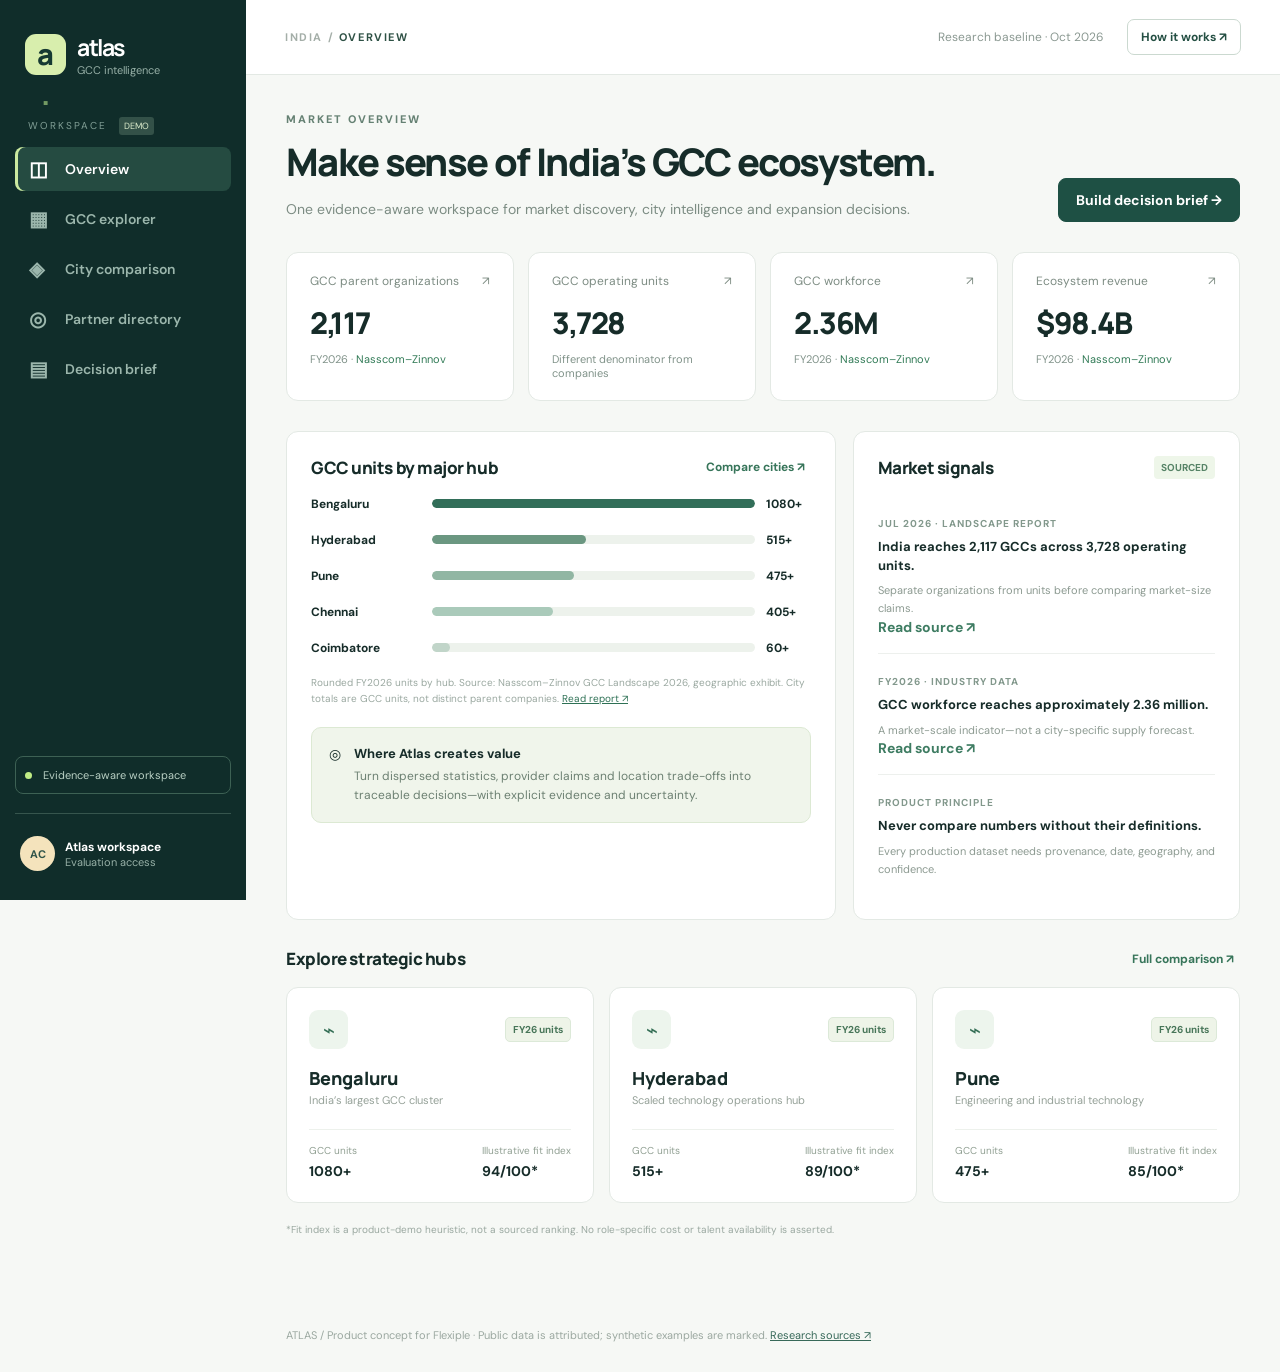
<file: index.html>
<!doctype html><html lang="en"><head><meta charset="UTF-8"/><meta name="viewport" content="width=device-width, initial-scale=1"/><meta name="theme-color" content="#102d2a"/><title>Atlas — India GCC Intelligence</title><link rel="stylesheet" href="styles.css"/></head><body><div class="shell"><aside class="sidebar"><div class="identity"><div class="brandmark">a<span>.</span></div><div><strong>atlas</strong><small>GCC intelligence</small></div></div><div class="workspace-label">WORKSPACE <span class="work-tag">DEMO</span></div><nav aria-label="Main navigation"><button class="nav active" data-view="overview"><span>◫</span> Overview</button><button class="nav" data-view="explore"><span>▦</span> GCC explorer</button><button class="nav" data-view="compare"><span>◈</span> City comparison</button><button class="nav" data-view="providers"><span>◎</span> Partner directory</button><button class="nav" data-view="brief"><span>▤</span> Decision brief</button></nav><div class="side-bottom"><div class="source-pill"><span class="status-dot"></span> Evidence-aware workspace</div><div class="profile"><div class="avatar">AC</div><div><strong>Atlas workspace</strong><small>Evaluation access</small></div></div></div></aside><div class="main"><header class="topbar"><div class="crumb">INDIA / <span id="crumb">OVERVIEW</span></div><div class="top-actions"><span class="updated">Research baseline · Oct 2026</span><button class="outline sm" id="tourBtn">How it works ↗</button></div></header><main id="app"></main><footer>ATLAS / Product concept for Flexiple · Public data is attributed; synthetic examples are marked. <a href="sources.html" target="_blank" rel="noopener">Research sources ↗</a></footer></div></div><div class="toast" id="toast" role="status" aria-live="polite"></div><script src="app.js"></script></body></html>
</file>
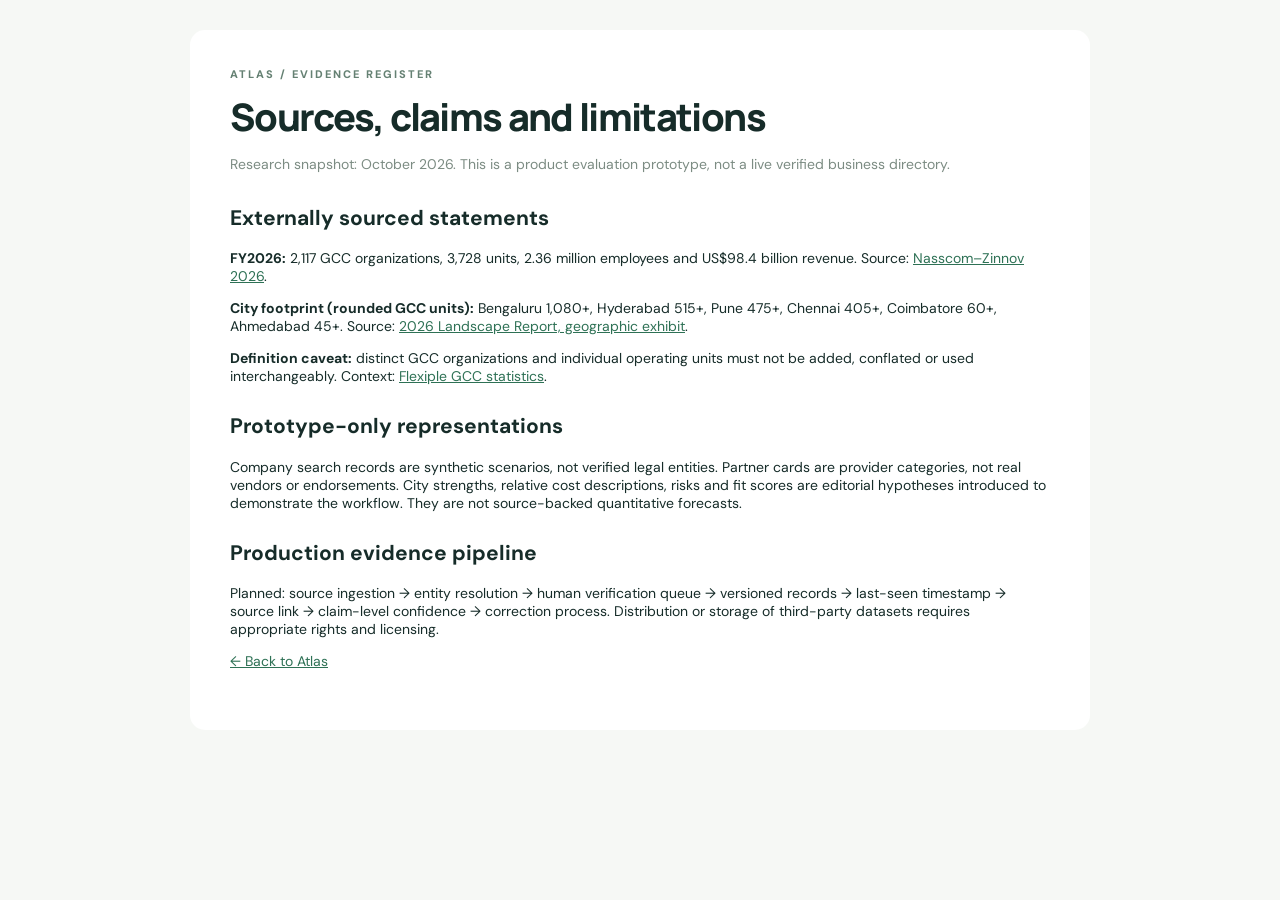
<file: sources.html>
<!doctype html><html lang="en"><head><meta charset="utf-8"><meta name="viewport" content="width=device-width,initial-scale=1"><title>Atlas | Sources and methodology</title><link rel="stylesheet" href="styles.css"></head><body><main style="max-width:900px;margin:30px auto;background:white;border-radius:15px"><div class="eyebrow">Atlas / Evidence register</div><h1 class="page-title">Sources, claims and limitations</h1><p class="intro">Research snapshot: October 2026. This is a product evaluation prototype, not a live verified business directory.</p><section class="section"><h2>Externally sourced statements</h2><p><b>FY2026:</b> 2,117 GCC organizations, 3,728 units, 2.36 million employees and US$98.4 billion revenue. Source: <a href="https://zinnov.com/centers-of-excellence/zinnov-nasscom-india-gcc-landscape-2026-report/">Nasscom–Zinnov 2026</a>.</p><p><b>City footprint (rounded GCC units):</b> Bengaluru 1,080+, Hyderabad 515+, Pune 475+, Chennai 405+, Coimbatore 60+, Ahmedabad 45+. Source: <a href="https://media.zinnov.com/wp-content/uploads/2026/05/zinnov-nasscom-india-gcc-landscape-2026-report.pdf">2026 Landscape Report, geographic exhibit</a>.</p><p><b>Definition caveat:</b> distinct GCC organizations and individual operating units must not be added, conflated or used interchangeably. Context: <a href="https://flexiple.com/gcc/statistics">Flexiple GCC statistics</a>.</p></section><section class="section"><h2>Prototype-only representations</h2><p>Company search records are synthetic scenarios, not verified legal entities. Partner cards are provider categories, not real vendors or endorsements. City strengths, relative cost descriptions, risks and fit scores are editorial hypotheses introduced to demonstrate the workflow. They are not source-backed quantitative forecasts.</p></section><section class="section"><h2>Production evidence pipeline</h2><p>Planned: source ingestion → entity resolution → human verification queue → versioned records → last-seen timestamp → source link → claim-level confidence → correction process. Distribution or storage of third-party datasets requires appropriate rights and licensing.</p></section><a href="index.html">← Back to Atlas</a></main></body></html>
</file>
<file: styles.css>
@import url('https://fonts.googleapis.com/css2?family=DM+Sans:wght@400;500;600;700&family=Manrope:wght@400;500;600;700;800&display=swap');:root{--ink:#162c29;--muted:#788783;--edge:#e3e9e4;--bg:#f6f8f5;--brand:#204f46;--lime:#dff0ab;--white:#fff;--sidebar:#102d2a}*{box-sizing:border-box}body{margin:0;background:var(--bg);color:var(--ink);font:14px 'DM Sans',Arial,sans-serif}button,input,select{font:inherit}button{cursor:pointer}.shell{min-height:100vh;display:flex}.sidebar{width:246px;background:var(--sidebar);color:#dbe8e0;display:flex;flex-direction:column;padding:29px 15px;position:sticky;top:0;height:100vh;flex-shrink:0}.identity{display:flex;align-items:center;gap:11px;padding:2px 10px 42px}.identity strong{display:block;color:white;font-family:Manrope;font-size:23px;letter-spacing:-1.4px}.identity small,.profile small{display:block;color:#97b0a7;font-size:11px}.brandmark{background:#d8eead;color:#163a32;border-radius:11px;width:41px;height:41px;display:grid;place-items:center;font-family:Manrope;font-weight:800;font-size:29px}.brandmark span{color:#739a63}.workspace-label{font-size:10px;color:#809e95;letter-spacing:2px;padding:0 13px 15px}.work-tag{font-size:9px;background:#335148;color:#ddedcd;letter-spacing:0;border-radius:3px;padding:3px 5px;margin-left:7px}.sidebar nav{display:flex;flex-direction:column;gap:6px}.nav{color:#9bb6ac;border:0;background:transparent;display:flex;align-items:center;gap:12px;padding:13px 14px;text-align:left;border-radius:8px;font-weight:600;width:100%}.nav span{font-size:20px;width:24px;line-height:18px}.nav:hover,.nav.active{background:#254b41;color:#fff}.nav.active{box-shadow:inset 3px 0 #cbe99f}.side-bottom{margin-top:auto}.source-pill{font-size:11px;color:#b9d0c4;border:1px solid #3d6154;padding:11px 9px;border-radius:8px;margin-bottom:19px}.status-dot{display:inline-block;width:7px;height:7px;border-radius:50%;background:#c0ec85;margin-right:8px}.profile{border-top:1px solid #36554d;padding:22px 5px 0;display:flex;gap:10px;align-items:center}.profile strong{display:block;color:white;font-size:12px}.avatar{width:35px;height:35px;background:#f4e3bc;color:#305449;border-radius:50%;display:grid;place-items:center;font-weight:700;font-size:11px}.main{flex:1;min-width:0}.topbar{height:75px;border-bottom:1px solid var(--edge);display:flex;align-items:center;justify-content:space-between;padding:0 39px;background:white}.crumb{font-weight:700;font-size:11px;letter-spacing:1.6px;color:#a4aea8}.crumb span{color:#2e5145}.top-actions{display:flex;align-items:center;gap:23px}.updated{font-size:12px;color:#8b9992}.outline{border:1px solid #cbd9d0;border-radius:7px;background:white;color:#244f43;padding:11px 14px;font-weight:700}.outline:hover{border-color:#468671;background:#f2faf5}.sm{padding:9px 13px;font-size:12px}main{max-width:1430px;margin:auto;padding:37px 40px 60px}footer{color:#9ba8a0;font-size:11px;padding:20px 40px 30px}footer a{color:#376959}.eyebrow{font-size:11px;color:#658173;font-weight:800;letter-spacing:2px;text-transform:uppercase}.page-title{font:800 clamp(26px,3vw,38px) Manrope,sans-serif;letter-spacing:-1.65px;margin:9px 0 11px}.intro{color:#7c8c83;max-width:750px;line-height:1.7;margin:0}.page-head{display:flex;justify-content:space-between;align-items:flex-end;gap:15px;margin-bottom:30px}.btn{background:#1e5044;color:#fff;border:1px solid #1e5044;border-radius:8px;padding:12px 17px;font-weight:700}.btn:hover{background:#133b32}.btn:disabled{opacity:.5;cursor:not-allowed}.stats{display:grid;grid-template-columns:repeat(4,minmax(0,1fr));gap:14px;margin:25px 0 30px}.metric,.panel,.city-card,.company-card,.provider-card{background:white;border:1px solid var(--edge);border-radius:12px}.metric{padding:20px 23px}.metric .top{font-size:12px;color:#7d8c83;display:flex;justify-content:space-between}.metric strong{font:800 30px Manrope;letter-spacing:-1.5px;display:block;margin:13px 0 9px}.metric .sub{font-size:11px;color:#81938a}.metric .sub em{font-style:normal;color:#327b57}.label-row{display:flex;align-items:center;justify-content:space-between;margin-bottom:17px}.label-row h2{font:800 17px Manrope;margin:0;letter-spacing:-.45px}.soft-link{font-size:12px;font-weight:700;color:#37755a;background:none;border:0}.dashboard-grid{display:grid;grid-template-columns:1.42fr 1fr;gap:17px}.panel{padding:24px}.bar-list{display:flex;flex-direction:column;gap:20px}.bar-row{display:grid;grid-template-columns:110px 1fr 45px;gap:11px;align-items:center;font-size:12px;font-weight:700}.bar-track{height:9px;background:#edf2ec;border-radius:10px;overflow:hidden}.bar-fill{height:100%;border-radius:10px;background:#326e59}.bar-row:nth-child(2) .bar-fill{background:#6b9781}.bar-row:nth-child(3) .bar-fill{background:#91b6a3}.bar-row:nth-child(4) .bar-fill{background:#aacaba}.bar-row:nth-child(5) .bar-fill{background:#c1d5c9}.source-note{color:#9aa8a0;font-size:10px;line-height:1.6;margin-top:19px}.insight{background:#f0f5eb;border:1px solid #dce9d3;border-radius:10px;padding:17px;margin-top:20px;display:flex;gap:13px}.insight b{display:block;font-size:13px;margin-bottom:5px}.insight p{font-size:12px;color:#6c8072;line-height:1.6;margin:0}.news-item{padding:17px 0;border-bottom:1px solid #edf0ed}.news-item:first-of-type{padding-top:0}.news-item:last-child{border-bottom:0}.news-date{font-size:10px;letter-spacing:1px;color:#82988c;font-weight:700}.news-item b{display:block;margin:7px 0;font-size:13px;line-height:1.45}.news-item p{margin:0;font-size:11px;color:#8c9a91;line-height:1.6}.news-item a,.text-link{color:#3e7c62;text-decoration:none;font-weight:700}.section{margin-top:27px}.cities-grid{display:grid;grid-template-columns:repeat(3,minmax(0,1fr));gap:15px}.city-card{padding:22px;transition:transform .15s}.city-card:hover{transform:translateY(-2px)}.city-card .topline{display:flex;justify-content:space-between;align-items:center}.city-mark{height:39px;width:39px;border-radius:9px;background:#edf5ed;display:grid;place-items:center;font-size:20px;color:#346e55}.chip{font-size:10px;color:#568366;background:#eef6e9;border-radius:4px;padding:5px 7px;font-weight:700}.city-card h3{font:800 18px Manrope;margin:17px 0 3px}.city-card .desc{color:#95a198;font-size:11px;margin-bottom:22px}.city-info{display:flex;justify-content:space-between;border-top:1px solid #edf1ec;padding-top:14px}.city-info small{font-size:10px;color:#91a093;display:block}.city-info b{display:block;font-size:14px;margin-top:5px}.section-sub{font-size:12px;color:#87958c;margin-top:-8px;margin-bottom:18px}.filters{display:flex;gap:12px;margin:21px 0;flex-wrap:wrap}.field{border:1px solid #dbe4dc;background:white;border-radius:8px;padding:12px 13px;color:#355648;min-height:44px}.search{flex:1;min-width:220px}.table-wrap{background:white;border:1px solid var(--edge);border-radius:12px;overflow:auto}table{border-collapse:collapse;width:100%;min-width:660px;text-align:left}th{background:#f8faf7;color:#8c9c90;text-transform:uppercase;letter-spacing:1px;font-size:10px;padding:17px 20px}td{padding:18px 20px;border-top:1px solid #edf0ed;color:#41584e;font-size:12px}td strong{color:#1c3e32;font-size:13px}.pill{background:#eef4e8;border:1px solid #dce9d8;color:#477558;padding:5px 7px;border-radius:5px;font-size:10px;font-weight:700}.demo-pill{background:#fff6e7;border-color:#f2e2c6;color:#916f38}.helper{font-size:12px;color:#8b988e;line-height:1.7}.compare-options{display:flex;gap:15px;flex-wrap:wrap;margin:20px 0}.comparison-grid{display:grid;grid-template-columns:repeat(2,minmax(0,1fr));gap:17px}.compare-card{background:white;border:1px solid var(--edge);padding:24px;border-radius:12px}.compare-card h2{font:800 25px Manrope;margin:0 0 3px}.detail-row{display:flex;justify-content:space-between;border-bottom:1px solid #eef1ec;padding:16px 0;font-size:13px;gap:12px}.detail-row span{color:#8b9990}.detail-row strong{text-align:right}.recommendation{margin-top:19px;background:#eaf1df;border-radius:10px;padding:20px;line-height:1.6}.recommendation b{display:block}.recommendation p{margin:7px 0 0;color:#53705e;font-size:13px}.provider-grid{display:grid;grid-template-columns:repeat(3,minmax(0,1fr));gap:15px;margin-top:20px}.provider-card{padding:20px}.provider-card h3{margin:13px 0 6px;font-size:16px}.provider-card p{color:#87988a;line-height:1.6;font-size:12px;min-height:55px}.provider-card .initials{background:#edf4e9;color:#447b60;font:800 14px Manrope;padding:13px;border-radius:10px;display:inline-block}.brief-layout{display:grid;grid-template-columns:1fr 1.05fr;gap:18px}.brief-layout .panel{min-width:0}.form-row{margin:17px 0}.form-row label{font-size:12px;color:#64796a;font-weight:700;display:block;margin-bottom:8px}.form-row input,.form-row select{width:100%}.brief-output{background:#f8faf6;border:1px dashed #b8cbbb;border-radius:9px;padding:20px;min-height:360px;font-size:13px;line-height:1.8;white-space:pre-line}.brief-output h3{font:800 19px Manrope;margin:0 0 11px}.brief-output .overline{font-size:10px;letter-spacing:1px;color:#669073;font-weight:800}.actions{display:flex;gap:10px;flex-wrap:wrap;margin-top:17px}.empty{padding:48px;text-align:center;color:#8c9e91}.toast{position:fixed;right:22px;bottom:23px;background:#1b493e;color:white;padding:13px 19px;border-radius:8px;box-shadow:0 8px 30px #183f3230;opacity:0;pointer-events:none;transition:opacity .2s;z-index:5}.toast.show{opacity:1}a{color:#2e7155}@media(max-width:1070px){.sidebar{width:205px}.stats{grid-template-columns:repeat(2,1fr)}.dashboard-grid{grid-template-columns:1fr}.provider-grid,.cities-grid{grid-template-columns:repeat(2,1fr)}main{padding:28px 25px}}@media(max-width:720px){.shell{display:block}.sidebar{position:static;height:auto;width:100%;padding:12px}.identity{padding:4px 5px 12px}.sidebar nav{flex-direction:row;overflow-x:auto}.nav{white-space:nowrap;min-width:max-content;padding:10px}.workspace-label,.side-bottom{display:none}.topbar{padding:0 15px;height:56px}.updated{display:none}main{padding:24px 15px}.page-head{align-items:flex-start;flex-direction:column}.stats,.cities-grid,.provider-grid,.comparison-grid,.brief-layout{grid-template-columns:1fr}.bar-row{grid-template-columns:85px 1fr 35px}footer{padding:15px}.metric strong{font-size:26px}}
button:focus-visible,input:focus-visible,select:focus-visible,a:focus-visible{outline:3px solid #8bba75;outline-offset:3px}.nav:focus-visible{outline-color:#ddf2a8}@media(prefers-reduced-motion:reduce){*,*:before,*:after{scroll-behavior:auto!important;transition:none!important}}
</file>
